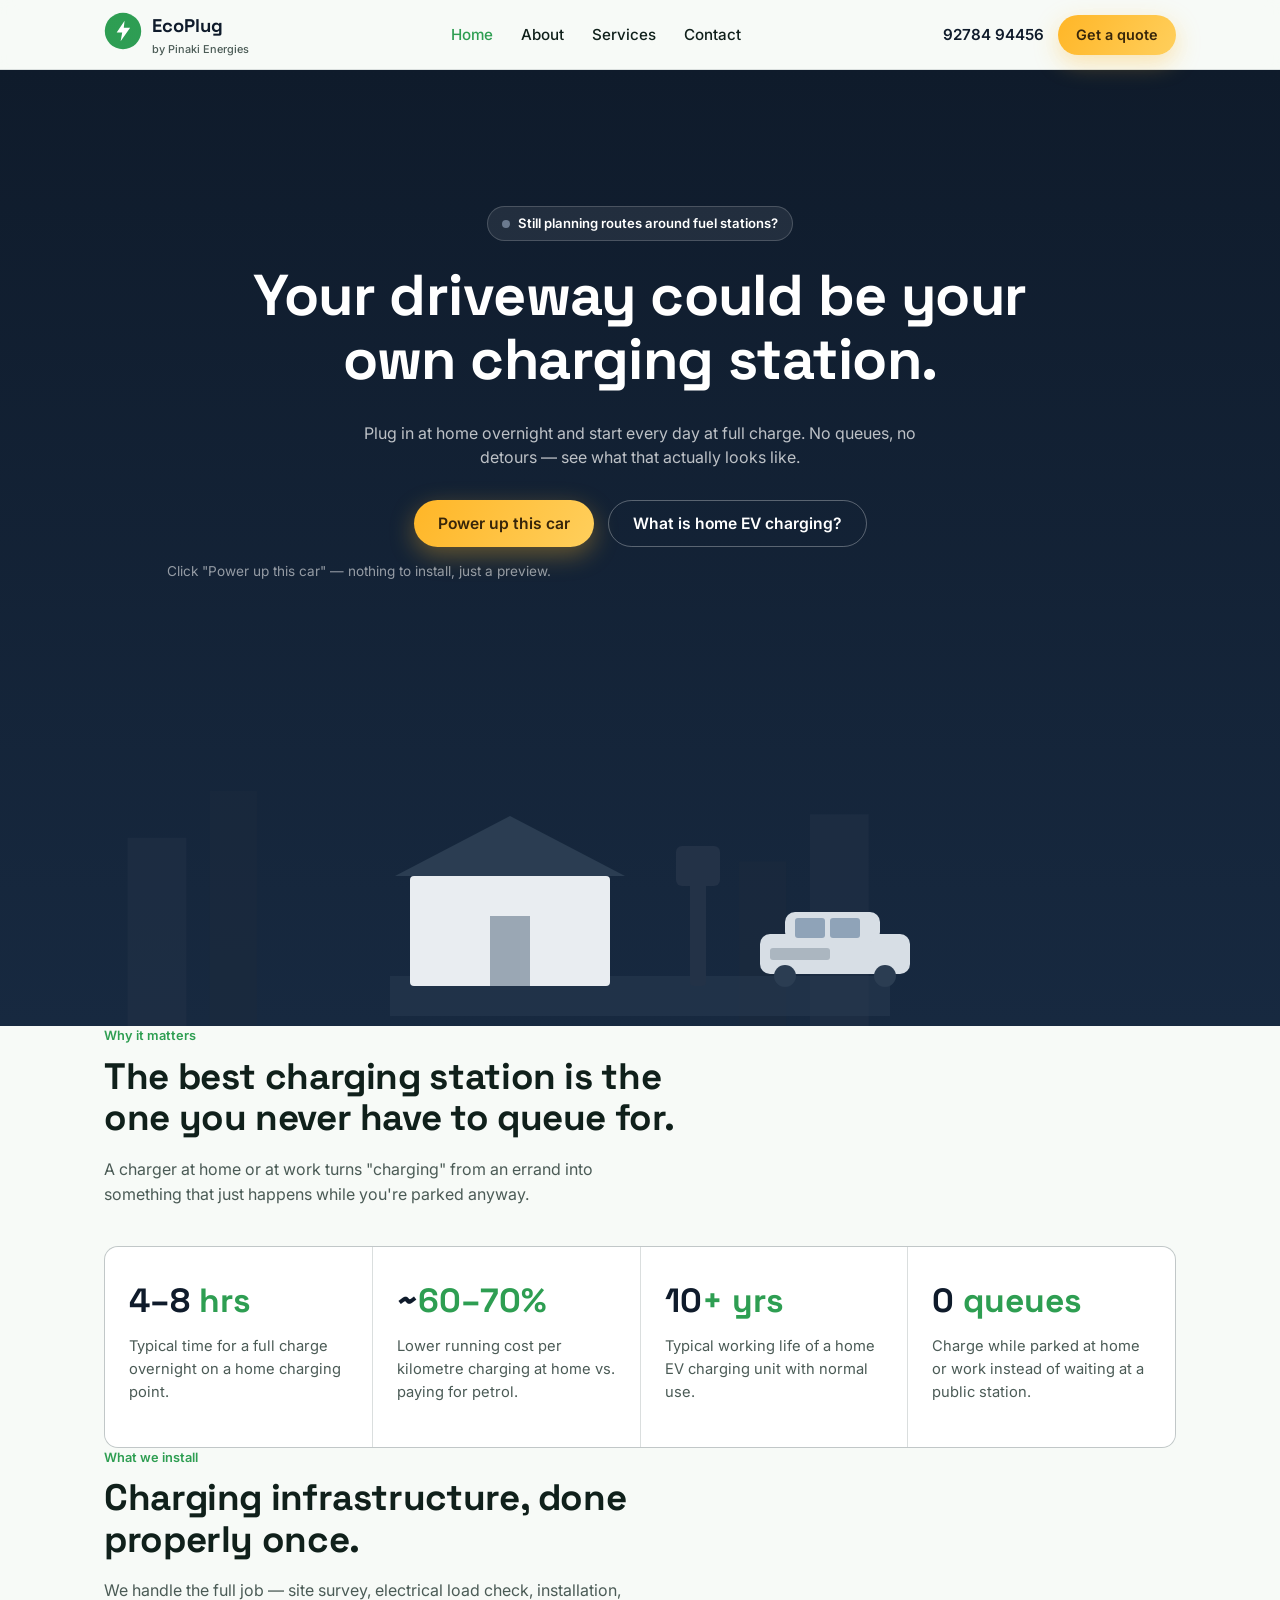
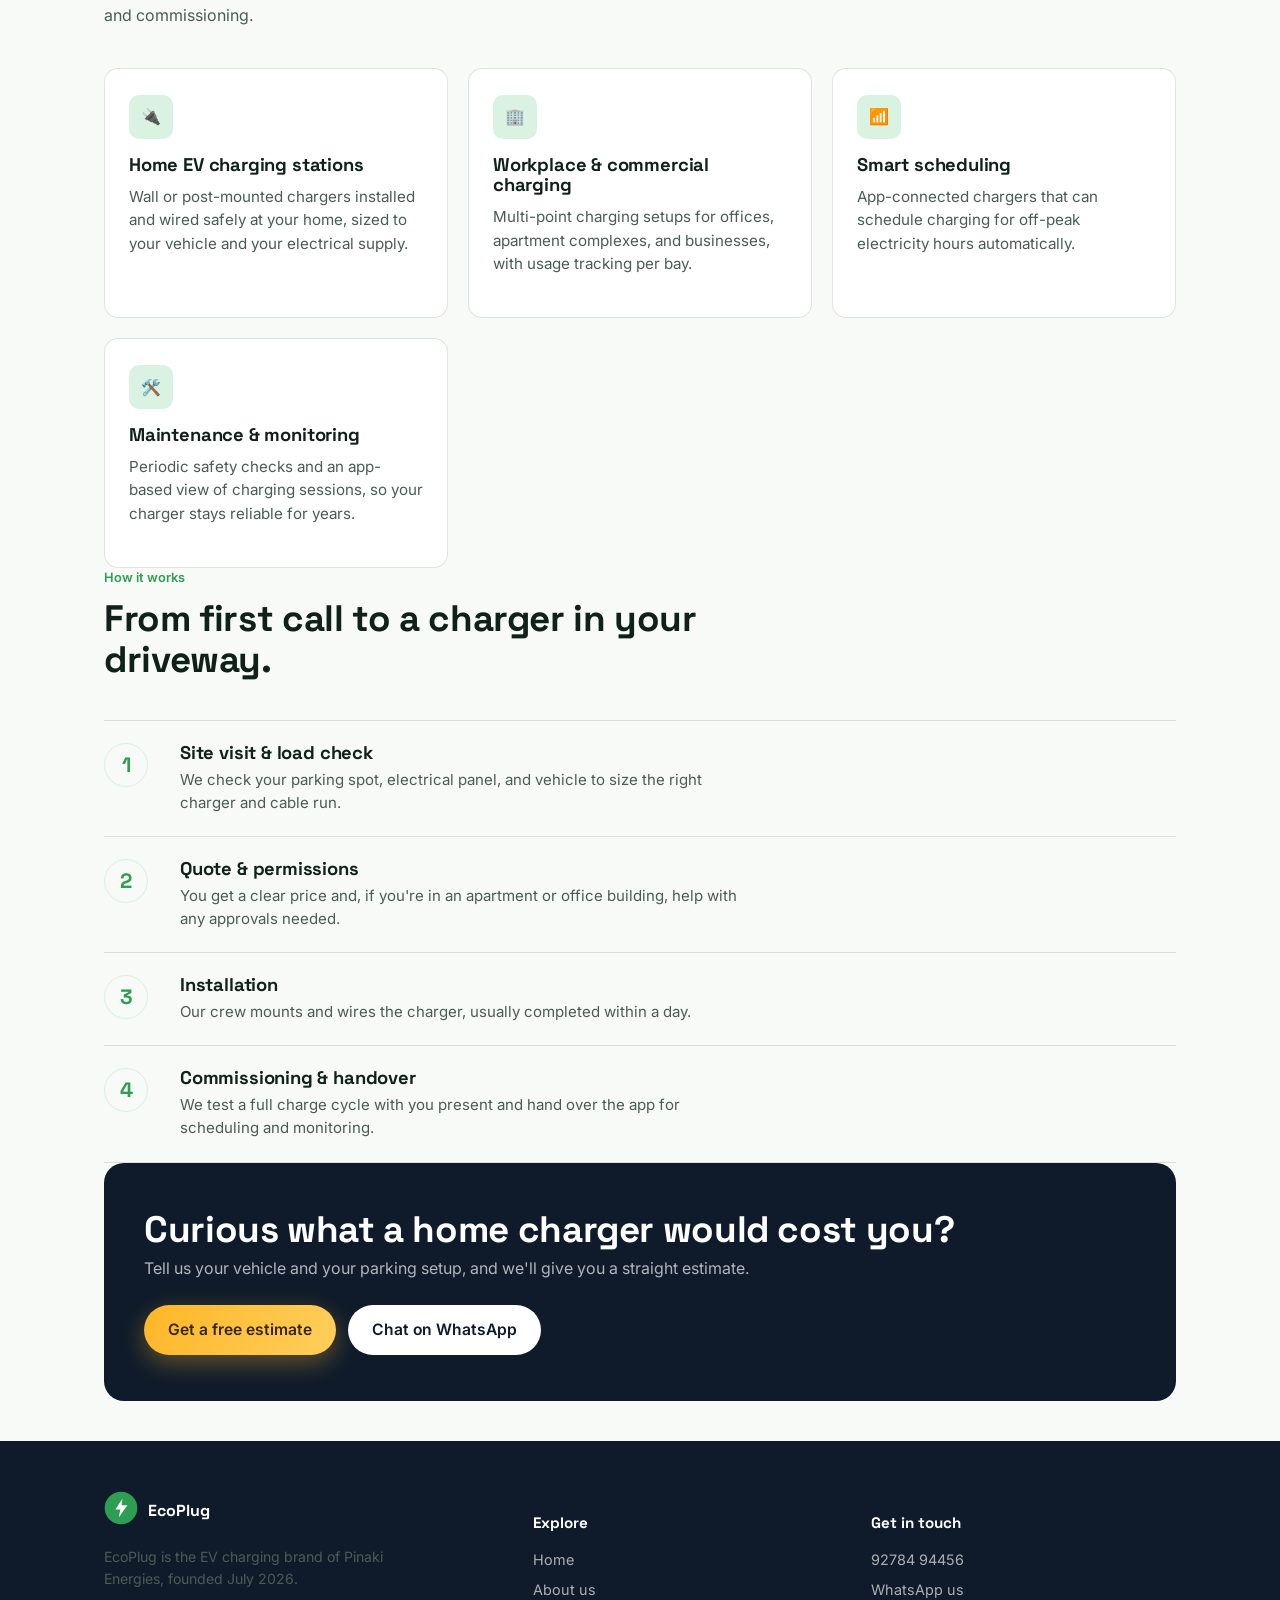
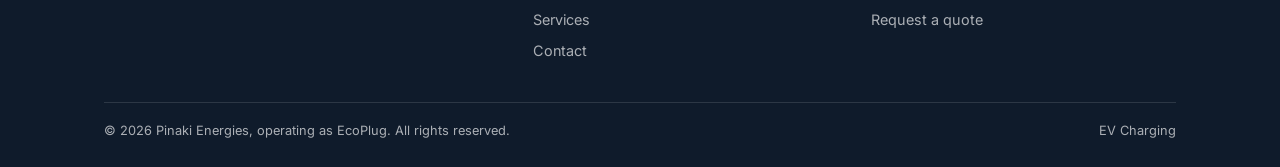
<file: index.html>
<!DOCTYPE html>
<html lang="en">
<head>
<meta charset="UTF-8" />
<meta name="viewport" content="width=device-width, initial-scale=1.0" />
<title>EcoPlug — Home &amp; Workplace EV Charging by Pinaki Energies</title>
<meta name="description" content="EcoPlug installs home and workplace EV charging stations. See how much faster, cheaper charging at home can be." />
<link rel="stylesheet" href="styles.css" />
</head>
<body>

<!-- ===================== NAV ===================== -->
<nav class="site-nav">
  <div class="wrap">
    <a href="index.html" class="brand">
      <span class="mark" aria-hidden="true">
        <svg viewBox="0 0 48 48" width="38" height="38">
          <circle cx="24" cy="24" r="23" fill="url(#markGrad)"/>
          <path d="M26 11 L16 26 H23 L21 37 L33 20 H25 Z" fill="#fff"/>
          <defs>
            <linearGradient id="markGrad" x1="0" y1="0" x2="48" y2="48">
              <stop offset="0" stop-color="#2e9e52"/>
              <stop offset="1" stop-color="#1c6dd0"/>
            </linearGradient>
          </defs>
        </svg>
      </span>
      <span>
        <span class="brand-name">EcoPlug</span>
        <span class="brand-tag">by Pinaki Energies</span>
      </span>
    </a>
    <ul class="nav-links" id="navLinks">
      <li><a href="index.html" class="active">Home</a></li>
      <li><a href="about.html">About</a></li>
      <li><a href="index.html#services">Services</a></li>
      <li><a href="contact.html">Contact</a></li>
    </ul>
    <div class="nav-cta">
      <a href="tel:+919278494456" class="nav-phone">92784 94456</a>
      <a href="contact.html" class="btn btn-primary" style="padding:9px 18px;font-size:0.9rem;">Get a quote</a>
      <button class="nav-toggle" id="navToggle" aria-label="Menu">
        <span></span><span></span><span></span>
      </button>
    </div>
  </div>
</nav>

<!-- ===================== HERO / INTERACTIVE STAGE ===================== -->
<header class="hero" id="hero">
  <div class="wrap hero-inner">
    <span class="eyebrow-chip"><span class="eyebrow-dot"></span> <span id="eyebrowText">Still planning routes around fuel stations?</span></span>
    <h1 id="heroHeadline">Your driveway could be your own charging station.</h1>
    <p class="hero-sub" id="heroSub">Plug in at home overnight and start every day at full charge. No queues, no detours — see what that actually looks like.</p>
    <div class="hero-actions">
      <button class="btn btn-primary" id="activateBtn">Power up this car</button>
      <button class="btn btn-outline" id="whatIsBtn" style="border-color:rgba(255,255,255,0.3);color:#fff;">What is home EV charging?</button>
    </div>
    <p class="hero-toggle-note" id="toggleNote">Click "Power up this car" — nothing to install, just a preview.</p>
  </div>

  <!-- the animated stage -->
  <div class="wrap">
    <div class="stage">
      <!-- simple city silhouette, dims when charging mode is on -->
      <svg class="stage-city" viewBox="0 0 700 340" preserveAspectRatio="none" aria-hidden="true">
        <rect x="20" y="180" width="50" height="160" fill="#233247"/>
        <rect x="90" y="140" width="40" height="200" fill="#1c2a3d"/>
        <rect x="600" y="160" width="50" height="180" fill="#233247"/>
        <rect x="540" y="200" width="40" height="140" fill="#1c2a3d"/>
      </svg>

      <svg class="stage-house" viewBox="0 0 620 300" xmlns="http://www.w3.org/2000/svg" aria-hidden="true">
        <!-- driveway -->
        <rect x="60" y="250" width="500" height="40" fill="#2b3d52" opacity="0.5"/>

        <!-- house base, simple -->
        <rect x="80" y="150" width="200" height="110" rx="4" fill="#e9edf1"/>
        <polygon points="65,150 180,90 295,150" fill="#2b3d52"/>
        <rect x="160" y="190" width="40" height="70" fill="#9aa7b4"/>
        <rect x="100" y="170" width="36" height="36" rx="3" fill="#bcd8ee" class="ev-glow"/>
        <rect x="224" y="170" width="36" height="36" rx="3" fill="#bcd8ee" class="ev-glow"/>

        <!-- charging post -->
        <rect x="360" y="150" width="16" height="110" rx="4" fill="#233247"/>
        <rect x="346" y="120" width="44" height="40" rx="6" fill="#233247"/>
        <rect x="352" y="128" width="32" height="18" rx="2" fill="#bcd8ee" class="ev-glow"/>
        <circle class="charge-bolt" cx="368" cy="138" r="7" fill="#ffb627"/>
        <!-- cable to car -->
        <path class="charge-cable" d="M376 170 C 420 190, 440 200, 470 215" stroke="#233247" stroke-width="5" fill="none" stroke-linecap="round"/>

        <!-- car -->
        <g>
          <rect x="430" y="208" width="150" height="40" rx="10" fill="#d7dee5"/>
          <rect x="455" y="186" width="95" height="30" rx="10" fill="#d7dee5"/>
          <rect x="465" y="192" width="30" height="20" rx="3" fill="#8fa3b8"/>
          <rect x="500" y="192" width="30" height="20" rx="3" fill="#8fa3b8"/>
          <circle cx="455" cy="250" r="11" fill="#2b3d52"/>
          <circle cx="555" cy="250" r="11" fill="#2b3d52"/>
          <!-- battery indicator on the car -->
          <rect x="440" y="222" width="60" height="12" rx="3" fill="#2b3d52" opacity="0.25"/>
          <rect class="battery-fill" x="441" y="223" width="0" height="10" rx="2" fill="#2e9e52"/>
        </g>
      </svg>

      <!-- floating readout that appears once charging mode is on -->
      <div class="stage-readout">
        <span class="label">Est. monthly fuel saving</span>
        <span class="value" id="savingReadout">₹0</span>
      </div>
    </div>
  </div>
</header>

<!-- persistent bottom-left range ticker, starts after activation -->
<div class="ticker" id="ticker">
  <div class="ticker-dot">🔋</div>
  <div class="ticker-text"><strong id="tickerNum">0 km</strong>of range added so far</div>
</div>

<!-- ===================== EXPLAINER DIALOG ===================== -->
<div class="dialog-backdrop" id="dialogBackdrop">
  <div class="dialog-card">
    <button class="dialog-close" id="dialogClose" aria-label="Close">✕</button>
    <h3>What is home EV charging?</h3>
    <p>A home EV charger is a wall-mounted or post-mounted unit wired directly to your home's power supply, letting you plug your car in overnight the same way you'd charge a phone. Most EVs can go from near-empty to full in 4–8 hours on a home charger, depending on the car and charger speed.</p>
    <p>Because electricity is cheaper than petrol or diesel per kilometre, and you're charging during off-peak hours at home, drivers typically see a sharp drop in running cost — with none of the time lost queueing at a public charging point.</p>
    <div class="dialog-actions">
      <button class="btn btn-primary" id="dialogActivate">Show me on this car</button>
    </div>
  </div>
</div>

<!-- ===================== WHY HOME CHARGING / STATS ===================== -->
<section class="wrap" id="why">
  <div class="section-head">
    <span class="pill-label">Why it matters</span>
    <h2>The best charging station is the one you never have to queue for.</h2>
    <p>A charger at home or at work turns "charging" from an errand into something that just happens while you're parked anyway.</p>
  </div>
  <div class="stats-grid">
    <div class="stat-card">
      <div class="stat-num">4–8<span> hrs</span></div>
      <p>Typical time for a full charge overnight on a home charging point.</p>
    </div>
    <div class="stat-card">
      <div class="stat-num">~<span>60–70%</span></div>
      <p>Lower running cost per kilometre charging at home vs. paying for petrol.</p>
    </div>
    <div class="stat-card">
      <div class="stat-num">10<span>+ yrs</span></div>
      <p>Typical working life of a home EV charging unit with normal use.</p>
    </div>
    <div class="stat-card">
      <div class="stat-num">0 <span>queues</span></div>
      <p>Charge while parked at home or work instead of waiting at a public station.</p>
    </div>
  </div>
</section>

<!-- ===================== SERVICES ===================== -->
<section class="wrap" id="services">
  <div class="section-head">
    <span class="pill-label">What we install</span>
    <h2>Charging infrastructure, done properly once.</h2>
    <p>We handle the full job — site survey, electrical load check, installation, and commissioning.</p>
  </div>
  <div class="service-list">
    <div class="service-card">
      <div class="service-icon">🔌</div>
      <h3>Home EV charging stations</h3>
      <p>Wall or post-mounted chargers installed and wired safely at your home, sized to your vehicle and your electrical supply.</p>
    </div>
    <div class="service-card">
      <div class="service-icon">🏢</div>
      <h3>Workplace &amp; commercial charging</h3>
      <p>Multi-point charging setups for offices, apartment complexes, and businesses, with usage tracking per bay.</p>
    </div>
    <div class="service-card">
      <div class="service-icon">📶</div>
      <h3>Smart scheduling</h3>
      <p>App-connected chargers that can schedule charging for off-peak electricity hours automatically.</p>
    </div>
    <div class="service-card">
      <div class="service-icon">🛠️</div>
      <h3>Maintenance &amp; monitoring</h3>
      <p>Periodic safety checks and an app-based view of charging sessions, so your charger stays reliable for years.</p>
    </div>
  </div>
</section>

<!-- ===================== HOW IT WORKS ===================== -->
<section class="wrap" id="process">
  <div class="section-head">
    <span class="pill-label">How it works</span>
    <h2>From first call to a charger in your driveway.</h2>
  </div>
  <div class="steps">
    <div class="step">
      <div>
        <h3>Site visit &amp; load check</h3>
        <p>We check your parking spot, electrical panel, and vehicle to size the right charger and cable run.</p>
      </div>
    </div>
    <div class="step">
      <div>
        <h3>Quote &amp; permissions</h3>
        <p>You get a clear price and, if you're in an apartment or office building, help with any approvals needed.</p>
      </div>
    </div>
    <div class="step">
      <div>
        <h3>Installation</h3>
        <p>Our crew mounts and wires the charger, usually completed within a day.</p>
      </div>
    </div>
    <div class="step">
      <div>
        <h3>Commissioning &amp; handover</h3>
        <p>We test a full charge cycle with you present and hand over the app for scheduling and monitoring.</p>
      </div>
    </div>
  </div>
</section>

<!-- ===================== CTA ===================== -->
<section class="wrap">
  <div class="cta-band">
    <div>
      <h2>Curious what a home charger would cost you?</h2>
      <p>Tell us your vehicle and your parking setup, and we'll give you a straight estimate.</p>
    </div>
    <div class="cta-band-actions">
      <a href="contact.html" class="btn btn-primary">Get a free estimate</a>
      <a href="https://wa.me/919278494456" class="btn btn-light">Chat on WhatsApp</a>
    </div>
  </div>
</section>

<!-- ===================== FOOTER ===================== -->
<footer>
  <div class="wrap">
    <div class="footer-grid">
      <div>
        <div class="footer-brand">
          <span class="mark" aria-hidden="true">
            <svg viewBox="0 0 48 48" width="34" height="34">
              <circle cx="24" cy="24" r="23" fill="url(#markGradFooterHome)"/>
              <path d="M26 11 L16 26 H23 L21 37 L33 20 H25 Z" fill="#fff"/>
              <defs>
                <linearGradient id="markGradFooterHome" x1="0" y1="0" x2="48" y2="48">
                  <stop offset="0" stop-color="#2e9e52"/>
                  <stop offset="1" stop-color="#1c6dd0"/>
                </linearGradient>
              </defs>
            </svg>
          </span>
          <strong>EcoPlug</strong>
        </div>
        <p style="max-width:36ch;font-size:0.88rem;">EcoPlug is the EV charging brand of Pinaki Energies, founded July 2026.</p>
      </div>
      <div>
        <h4>Explore</h4>
        <ul>
          <li><a href="index.html">Home</a></li>
          <li><a href="about.html">About us</a></li>
          <li><a href="index.html#services">Services</a></li>
          <li><a href="contact.html">Contact</a></li>
        </ul>
      </div>
      <div>
        <h4>Get in touch</h4>
        <ul>
          <li><a href="tel:+919278494456">92784 94456</a></li>
          <li><a href="https://wa.me/919278494456">WhatsApp us</a></li>
          <li><a href="contact.html">Request a quote</a></li>
        </ul>
      </div>
    </div>
    <div class="footer-bottom">
      <span>© 2026 Pinaki Energies, operating as EcoPlug. All rights reserved.</span>
      <span>EV Charging</span>
    </div>
  </div>
</footer>

<script src="script.js"></script>
</body>
</html>
</file>
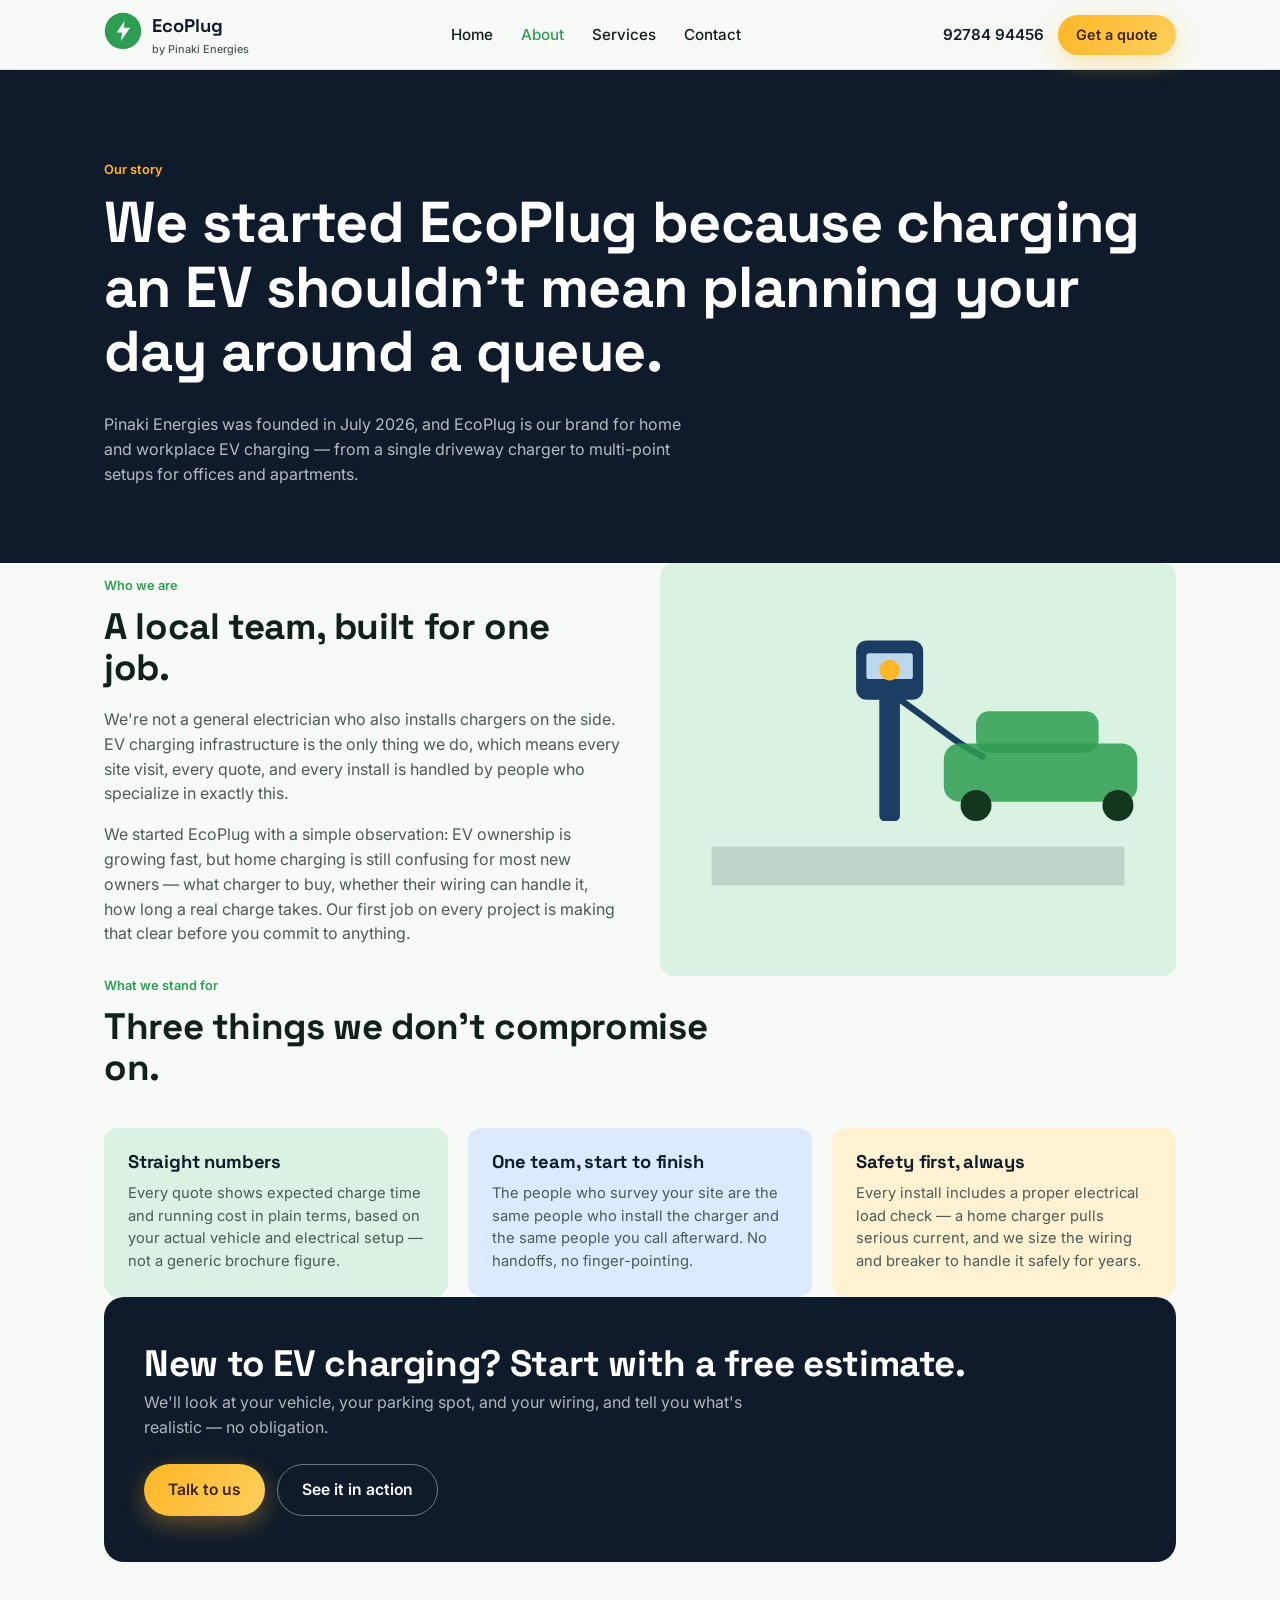
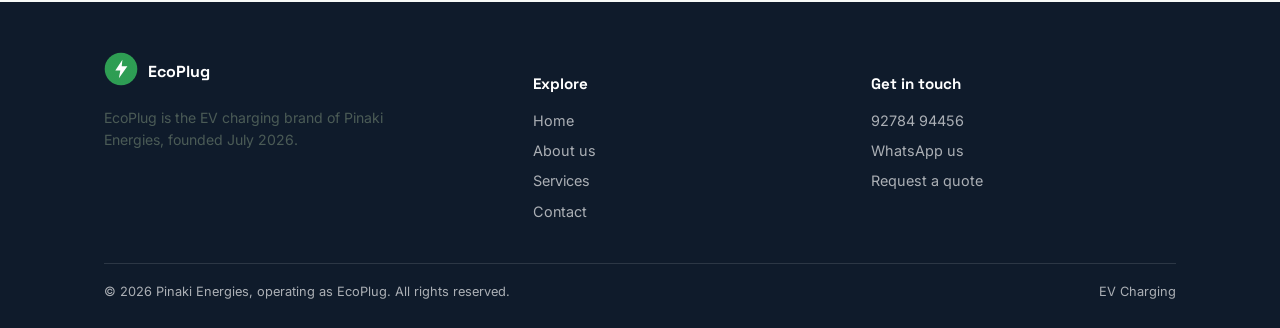
<file: about.html>
<!DOCTYPE html>
<html lang="en">
<head>
<meta charset="UTF-8" />
<meta name="viewport" content="width=device-width, initial-scale=1.0" />
<title>About — EcoPlug by Pinaki Energies</title>
<meta name="description" content="EcoPlug is the EV charging brand of Pinaki Energies, founded July 2026." />
<link rel="stylesheet" href="styles.css" />
</head>
<body>

<nav class="site-nav">
  <div class="wrap">
    <a href="index.html" class="brand">
      <span class="mark" aria-hidden="true">
        <svg viewBox="0 0 48 48" width="38" height="38">
          <circle cx="24" cy="24" r="23" fill="url(#markGradAbout)"/>
          <path d="M26 11 L16 26 H23 L21 37 L33 20 H25 Z" fill="#fff"/>
          <defs>
            <linearGradient id="markGradAbout" x1="0" y1="0" x2="48" y2="48">
              <stop offset="0" stop-color="#2e9e52"/>
              <stop offset="1" stop-color="#1c6dd0"/>
            </linearGradient>
          </defs>
        </svg>
      </span>
      <span>
        <span class="brand-name">EcoPlug</span>
        <span class="brand-tag">by Pinaki Energies</span>
      </span>
    </a>
    <ul class="nav-links" id="navLinks">
      <li><a href="index.html">Home</a></li>
      <li><a href="about.html" class="active">About</a></li>
      <li><a href="index.html#services">Services</a></li>
      <li><a href="contact.html">Contact</a></li>
    </ul>
    <div class="nav-cta">
      <a href="tel:+919278494456" class="nav-phone">92784 94456</a>
      <a href="contact.html" class="btn btn-primary" style="padding:9px 18px;font-size:0.9rem;">Get a quote</a>
      <button class="nav-toggle" id="navToggle" aria-label="Menu">
        <span></span><span></span><span></span>
      </button>
    </div>
  </div>
</nav>

<header class="page-hero">
  <div class="wrap">
    <span class="pill-label">Our story</span>
    <h1>We started EcoPlug because charging an EV shouldn't mean planning your day around a queue.</h1>
    <p style="max-width:60ch;">Pinaki Energies was founded in July 2026, and EcoPlug is our brand for home and workplace EV charging — from a single driveway charger to multi-point setups for offices and apartments.</p>
  </div>
</header>

<section class="wrap">
  <div class="split">
    <div>
      <span class="pill-label">Who we are</span>
      <h2>A local team, built for one job.</h2>
      <p>We're not a general electrician who also installs chargers on the side. EV charging infrastructure is the only thing we do, which means every site visit, every quote, and every install is handled by people who specialize in exactly this.</p>
      <p>We started EcoPlug with a simple observation: EV ownership is growing fast, but home charging is still confusing for most new owners — what charger to buy, whether their wiring can handle it, how long a real charge takes. Our first job on every project is making that clear before you commit to anything.</p>
    </div>
    <svg viewBox="0 0 400 320" xmlns="http://www.w3.org/2000/svg" style="width:100%;border-radius:14px;background:var(--green-soft);" aria-hidden="true">
      <rect x="40" y="220" width="320" height="30" fill="#1c2a3d" opacity="0.15"/>
      <rect x="170" y="90" width="16" height="110" rx="4" fill="#1c3d63"/>
      <rect x="152" y="60" width="52" height="46" rx="8" fill="#1c3d63"/>
      <rect x="160" y="70" width="36" height="20" rx="2" fill="#bcd8ee"/>
      <circle cx="178" cy="83" r="8" fill="#ffb627"/>
      <path d="M186 106 C 220 130, 230 140, 250 150" stroke="#1c3d63" stroke-width="5" fill="none" stroke-linecap="round"/>
      <rect x="240" y="140" width="150" height="45" rx="12" fill="#2e9e52" opacity="0.85" transform="translate(-20,0)"/>
      <rect x="265" y="115" width="95" height="32" rx="10" fill="#2e9e52" opacity="0.85" transform="translate(-20,0)"/>
      <circle cx="245" cy="188" r="12" fill="#14361f"/>
      <circle cx="355" cy="188" r="12" fill="#14361f"/>
    </svg>
  </div>
</section>

<section class="wrap">
  <div class="section-head">
    <span class="pill-label">What we stand for</span>
    <h2>Three things we don't compromise on.</h2>
  </div>
  <div class="values-grid">
    <div class="value-card">
      <h3>Straight numbers</h3>
      <p>Every quote shows expected charge time and running cost in plain terms, based on your actual vehicle and electrical setup — not a generic brochure figure.</p>
    </div>
    <div class="value-card blue">
      <h3>One team, start to finish</h3>
      <p>The people who survey your site are the same people who install the charger and the same people you call afterward. No handoffs, no finger-pointing.</p>
    </div>
    <div class="value-card gold">
      <h3>Safety first, always</h3>
      <p>Every install includes a proper electrical load check — a home charger pulls serious current, and we size the wiring and breaker to handle it safely for years.</p>
    </div>
  </div>
</section>

<section class="wrap">
  <div class="cta-band">
    <div>
      <h2>New to EV charging? Start with a free estimate.</h2>
      <p>We'll look at your vehicle, your parking spot, and your wiring, and tell you what's realistic — no obligation.</p>
    </div>
    <div class="cta-band-actions">
      <a href="contact.html" class="btn btn-primary">Talk to us</a>
      <a href="index.html" class="btn btn-outline" style="border-color:rgba(255,255,255,0.4);color:#fff;">See it in action</a>
    </div>
  </div>
</section>

<footer>
  <div class="wrap">
    <div class="footer-grid">
      <div>
        <div class="footer-brand">
          <span class="mark" aria-hidden="true">
            <svg viewBox="0 0 48 48" width="34" height="34">
              <circle cx="24" cy="24" r="23" fill="url(#markGradFooterAbout)"/>
              <path d="M26 11 L16 26 H23 L21 37 L33 20 H25 Z" fill="#fff"/>
              <defs>
                <linearGradient id="markGradFooterAbout" x1="0" y1="0" x2="48" y2="48">
                  <stop offset="0" stop-color="#2e9e52"/>
                  <stop offset="1" stop-color="#1c6dd0"/>
                </linearGradient>
              </defs>
            </svg>
          </span>
          <strong>EcoPlug</strong>
        </div>
        <p style="max-width:36ch;font-size:0.88rem;">EcoPlug is the EV charging brand of Pinaki Energies, founded July 2026.</p>
      </div>
      <div>
        <h4>Explore</h4>
        <ul>
          <li><a href="index.html">Home</a></li>
          <li><a href="about.html">About us</a></li>
          <li><a href="index.html#services">Services</a></li>
          <li><a href="contact.html">Contact</a></li>
        </ul>
      </div>
      <div>
        <h4>Get in touch</h4>
        <ul>
          <li><a href="tel:+919278494456">92784 94456</a></li>
          <li><a href="https://wa.me/919278494456">WhatsApp us</a></li>
          <li><a href="contact.html">Request a quote</a></li>
        </ul>
      </div>
    </div>
    <div class="footer-bottom">
      <span>© 2026 Pinaki Energies, operating as EcoPlug. All rights reserved.</span>
      <span>EV Charging</span>
    </div>
  </div>
</footer>

<script src="script.js"></script>
</body>
</html>
</file>
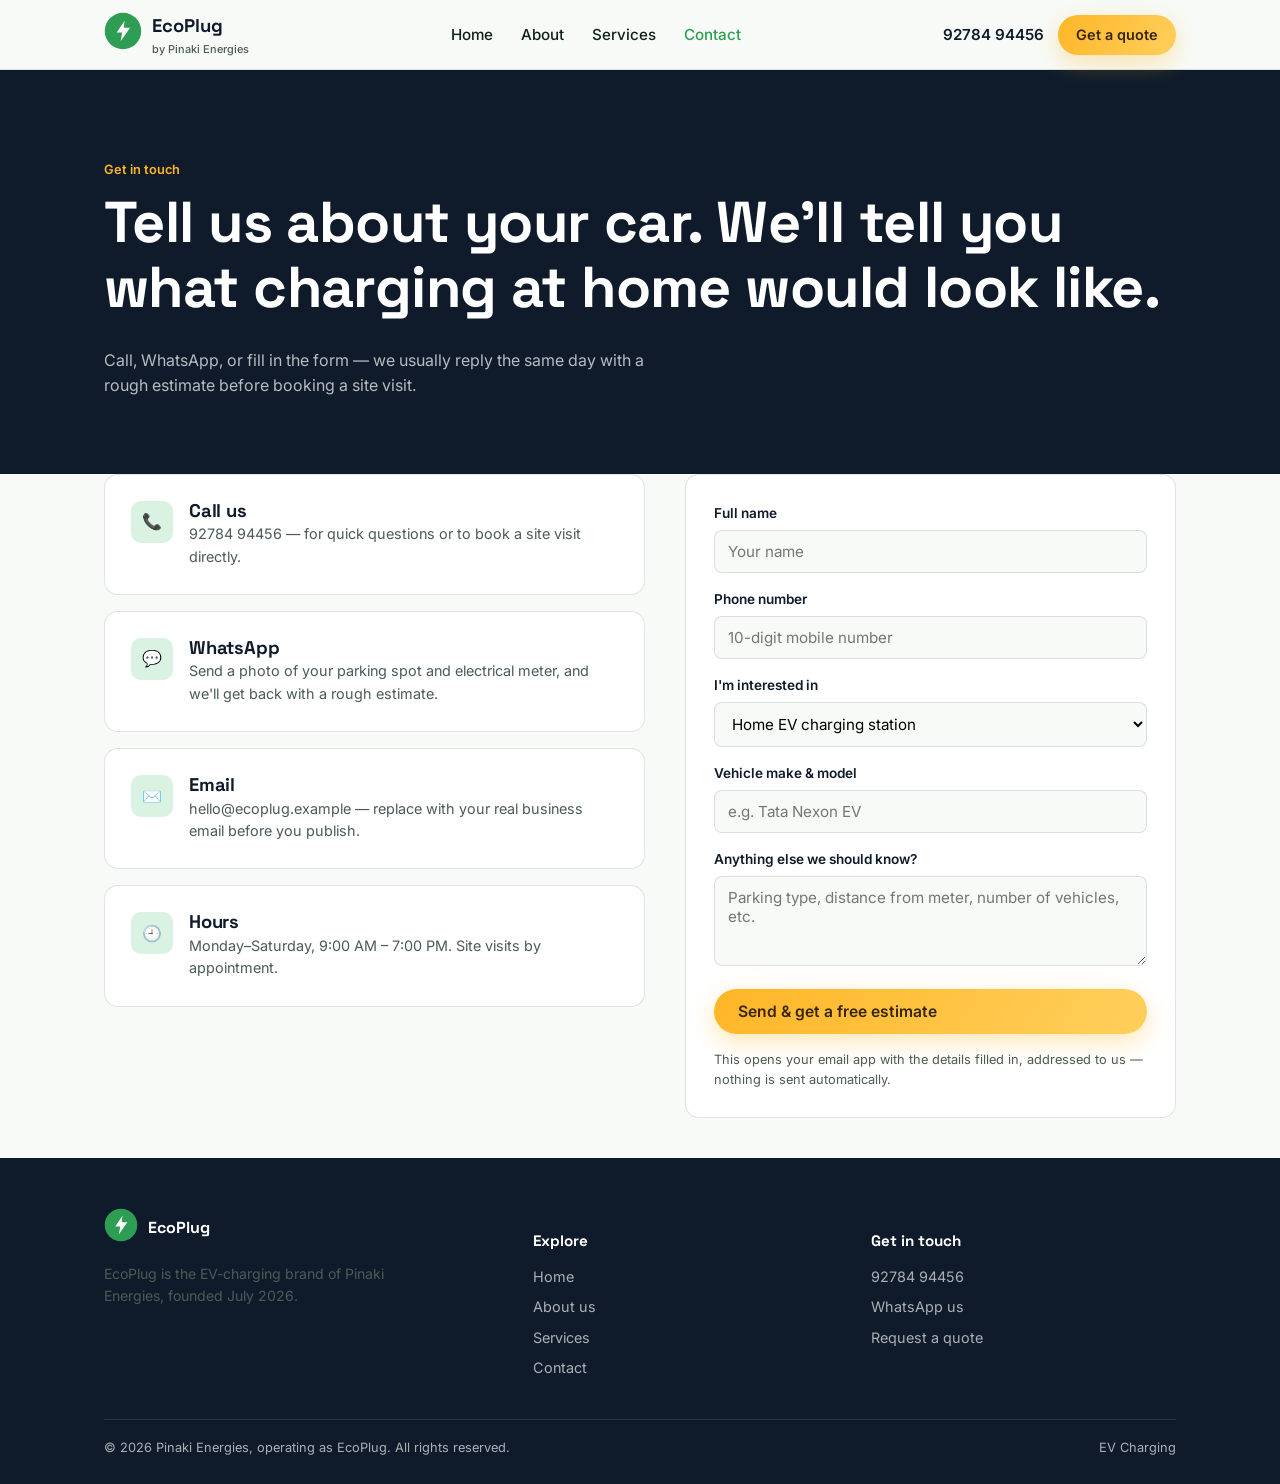
<file: contact.html>
<!DOCTYPE html>
<html lang="en">
<head>
<meta charset="UTF-8" />
<meta name="viewport" content="width=device-width, initial-scale=1.0" />
<title>Contact — EcoPlug by Pinaki Energies</title>
<meta name="description" content="Get a free EV charging estimate from EcoPlug. Call, WhatsApp, or send your details." />
<link rel="stylesheet" href="styles.css" />
</head>
<body>

<nav class="site-nav">
  <div class="wrap">
    <a href="index.html" class="brand">
      <span class="mark" aria-hidden="true">
        <svg viewBox="0 0 48 48" width="38" height="38">
          <circle cx="24" cy="24" r="23" fill="url(#markGradContact)"/>
          <path d="M26 11 L16 26 H23 L21 37 L33 20 H25 Z" fill="#fff"/>
          <defs>
            <linearGradient id="markGradContact" x1="0" y1="0" x2="48" y2="48">
              <stop offset="0" stop-color="#2e9e52"/>
              <stop offset="1" stop-color="#1c6dd0"/>
            </linearGradient>
          </defs>
        </svg>
      </span>
      <span>
        <span class="brand-name">EcoPlug</span>
        <span class="brand-tag">by Pinaki Energies</span>
      </span>
    </a>
    <ul class="nav-links" id="navLinks">
      <li><a href="index.html">Home</a></li>
      <li><a href="about.html">About</a></li>
      <li><a href="index.html#services">Services</a></li>
      <li><a href="contact.html" class="active">Contact</a></li>
    </ul>
    <div class="nav-cta">
      <a href="tel:+919278494456" class="nav-phone">92784 94456</a>
      <a href="contact.html" class="btn btn-primary" style="padding:9px 18px;font-size:0.9rem;">Get a quote</a>
      <button class="nav-toggle" id="navToggle" aria-label="Menu">
        <span></span><span></span><span></span>
      </button>
    </div>
  </div>
</nav>

<header class="page-hero">
  <div class="wrap">
    <span class="pill-label">Get in touch</span>
    <h1>Tell us about your car. We'll tell you what charging at home would look like.</h1>
    <p style="max-width:56ch;">Call, WhatsApp, or fill in the form — we usually reply the same day with a rough estimate before booking a site visit.</p>
  </div>
</header>

<section class="wrap">
  <div class="contact-grid">
    <div>
      <a href="tel:+919278494456" class="contact-card">
        <div class="icon">📞</div>
        <div>
          <h3>Call us</h3>
          <p>92784 94456 — for quick questions or to book a site visit directly.</p>
        </div>
      </a>
      <a href="https://wa.me/919278494456" class="contact-card">
        <div class="icon">💬</div>
        <div>
          <h3>WhatsApp</h3>
          <p>Send a photo of your parking spot and electrical meter, and we'll get back with a rough estimate.</p>
        </div>
      </a>
      <a href="mailto:hello@ecoplug.example" class="contact-card">
        <div class="icon">✉️</div>
        <div>
          <h3>Email</h3>
          <p>hello@ecoplug.example — replace with your real business email before you publish.</p>
        </div>
      </a>
      <div class="contact-card" style="cursor:default;">
        <div class="icon">🕘</div>
        <div>
          <h3>Hours</h3>
          <p>Monday–Saturday, 9:00 AM – 7:00 PM. Site visits by appointment.</p>
        </div>
      </div>
    </div>

    <form class="lead-form" id="leadForm">
      <div>
        <label for="name">Full name</label>
        <input type="text" id="name" name="name" required placeholder="Your name" />
      </div>
      <div>
        <label for="phone">Phone number</label>
        <input type="tel" id="phone" name="phone" required placeholder="10-digit mobile number" />
      </div>
      <div>
        <label for="interest">I'm interested in</label>
        <select id="interest" name="interest">
          <option>Home EV charging station</option>
          <option>Workplace / commercial charging</option>
          <option>Smart scheduling add-on</option>
          <option>Not sure yet — need advice</option>
        </select>
      </div>
      <div>
        <label for="vehicle">Vehicle make &amp; model</label>
        <input type="text" id="vehicle" name="vehicle" placeholder="e.g. Tata Nexon EV" />
      </div>
      <div>
        <label for="message">Anything else we should know?</label>
        <textarea id="message" name="message" placeholder="Parking type, distance from meter, number of vehicles, etc."></textarea>
      </div>
      <button type="submit" class="btn btn-primary">Send &amp; get a free estimate</button>
      <p class="form-note">This opens your email app with the details filled in, addressed to us — nothing is sent automatically.</p>
    </form>
  </div>
</section>

<footer>
  <div class="wrap">
    <div class="footer-grid">
      <div>
        <div class="footer-brand">
          <span class="mark" aria-hidden="true">
            <svg viewBox="0 0 48 48" width="34" height="34">
              <circle cx="24" cy="24" r="23" fill="url(#markGradFooterContact)"/>
              <path d="M26 11 L16 26 H23 L21 37 L33 20 H25 Z" fill="#fff"/>
              <defs>
                <linearGradient id="markGradFooterContact" x1="0" y1="0" x2="48" y2="48">
                  <stop offset="0" stop-color="#2e9e52"/>
                  <stop offset="1" stop-color="#1c6dd0"/>
                </linearGradient>
              </defs>
            </svg>
          </span>
          <strong>EcoPlug</strong>
        </div>
        <p style="max-width:36ch;font-size:0.88rem;">EcoPlug is the EV-charging brand of Pinaki Energies, founded July 2026.</p>
      </div>
      <div>
        <h4>Explore</h4>
        <ul>
          <li><a href="index.html">Home</a></li>
          <li><a href="about.html">About us</a></li>
          <li><a href="index.html#services">Services</a></li>
          <li><a href="contact.html">Contact</a></li>
        </ul>
      </div>
      <div>
        <h4>Get in touch</h4>
        <ul>
          <li><a href="tel:+919278494456">92784 94456</a></li>
          <li><a href="https://wa.me/919278494456">WhatsApp us</a></li>
          <li><a href="contact.html">Request a quote</a></li>
        </ul>
      </div>
    </div>
    <div class="footer-bottom">
      <span>© 2026 Pinaki Energies, operating as EcoPlug. All rights reserved.</span>
      <span>EV Charging</span>
    </div>
  </div>
</footer>

<script src="script.js"></script>
</body>
</html>
</file>
<file: styles.css>
/* =========================================================
   EcoPlug (by Pinaki Energies) — stylesheet
   ========================================================= */

@import url('https://fonts.googleapis.com/css2?family=Space+Grotesk:wght@500;600;700&family=Inter:wght@400;500;600;700&display=swap');

:root {
  /* --- color tokens --- */
  --navy: #0f1b2b;
  --navy-soft: #172940;
  --gold: #ffb627;
  --gold-soft: #ffd982;
  --green: #2e9e52;
  --green-soft: #d9f2e1;
  --blue: #1c6dd0;
  --paper: #f7faf7;
  --ink: #10201b;
  --ink-soft: #4b5b56;
  --line: rgba(15, 27, 43, 0.12);

  /* --- type --- */
  --display: 'Space Grotesk', sans-serif;
  --body: 'Inter', sans-serif;

  /* --- layout --- */
  --max: 1120px;
  --radius: 14px;
}

* { box-sizing: border-box; }

html {
  scroll-behavior: smooth;
}

@media (prefers-reduced-motion: reduce) {
  html { scroll-behavior: auto; }
  * { animation-duration: 0.01ms !important; animation-iteration-count: 1 !important; transition-duration: 0.01ms !important; }
}

body {
  margin: 0;
  font-family: var(--body);
  color: var(--ink);
  background: var(--paper);
  line-height: 1.55;
}

img { max-width: 100%; display: block; }

a { color: inherit; }

h1, h2, h3 {
  font-family: var(--display);
  line-height: 1.12;
  margin: 0 0 0.5em;
  letter-spacing: -0.01em;
}

h1 { font-size: clamp(2.1rem, 5vw, 3.6rem); }
h2 { font-size: clamp(1.6rem, 3.2vw, 2.3rem); }
h3 { font-size: 1.15rem; }

p { margin: 0 0 1em; color: var(--ink-soft); max-width: 62ch; }

.wrap {
  max-width: var(--max);
  margin: 0 auto;
  padding: 0 24px;
}

/* --- buttons --- */
.btn {
  display: inline-flex;
  align-items: center;
  gap: 8px;
  font-family: var(--body);
  font-weight: 600;
  font-size: 0.98rem;
  padding: 13px 24px;
  border-radius: 999px;
  border: none;
  cursor: pointer;
  text-decoration: none;
  transition: transform 0.15s ease, box-shadow 0.15s ease;
}
.btn:hover { transform: translateY(-1px); }
.btn:focus-visible { outline: 3px solid var(--blue); outline-offset: 2px; }

.btn-primary {
  background: linear-gradient(120deg, var(--gold), #ffcf5c);
  color: #38260a;
  box-shadow: 0 8px 24px rgba(255, 182, 39, 0.35);
}
.btn-outline {
  background: transparent;
  border: 1.5px solid var(--line);
  color: var(--ink);
}
.btn-outline:hover { border-color: var(--green); }
.btn-light {
  background: #fff;
  color: var(--navy);
}

/* =========================================================
   NAV
   ========================================================= */
.site-nav {
  position: sticky;
  top: 0;
  z-index: 50;
  background: rgba(247, 250, 247, 0.9);
  backdrop-filter: blur(8px);
  border-bottom: 1px solid var(--line);
}
.site-nav .wrap {
  display: flex;
  align-items: center;
  justify-content: space-between;
  padding-top: 12px;
  padding-bottom: 12px;
}
.brand {
  display: flex;
  align-items: center;
  gap: 10px;
  text-decoration: none;
}
.brand img { width: 38px; height: 38px; border-radius: 50%; }
.brand-name {
  font-family: var(--display);
  font-weight: 700;
  font-size: 1.15rem;
  color: var(--navy);
}
.brand-tag {
  display: block;
  font-family: var(--body);
  font-weight: 500;
  font-size: 0.68rem;
  color: var(--ink-soft);
}
.nav-links {
  display: flex;
  align-items: center;
  gap: 28px;
  list-style: none;
  margin: 0;
  padding: 0;
}
.nav-links a {
  text-decoration: none;
  font-weight: 500;
  font-size: 0.95rem;
  color: var(--ink);
}
.nav-links a.active { color: var(--green); }
.nav-cta { display: flex; align-items: center; gap: 14px; }
.nav-phone {
  font-weight: 600;
  font-size: 0.95rem;
  text-decoration: none;
  color: var(--navy);
  display: none;
}
@media (min-width: 760px) { .nav-phone { display: inline; } }

.nav-toggle {
  display: none;
  background: none;
  border: none;
  cursor: pointer;
}
.nav-toggle span {
  display: block;
  width: 22px;
  height: 2px;
  background: var(--navy);
  margin: 5px 0;
}
@media (max-width: 720px) {
  .nav-links { display: none; }
  .nav-toggle { display: block; }
  .nav-links.open {
    display: flex;
    flex-direction: column;
    position: absolute;
    top: 100%;
    left: 0;
    right: 0;
    background: var(--paper);
    padding: 20px 24px;
    gap: 16px;
    border-bottom: 1px solid var(--line);
  }
}

/* =========================================================
   HERO / INTERACTIVE STAGE
   ========================================================= */
.hero {
  position: relative;
  overflow: hidden;
  background: linear-gradient(180deg, var(--navy) 0%, var(--navy-soft) 100%);
  color: #fff;
  transition: background 1.4s ease;
  padding-top: 72px;
}
.hero.is-charged {
  background: linear-gradient(180deg, #bfe4ff 0%, #eaf7ff 55%, #fef6e0 100%);
  color: var(--ink);
}

.hero-inner {
  position: relative;
  z-index: 3;
  padding: 64px 0 0;
  text-align: center;
}
.eyebrow-chip {
  display: inline-flex;
  align-items: center;
  gap: 8px;
  font-size: 0.82rem;
  font-weight: 600;
  padding: 6px 14px;
  border-radius: 999px;
  background: rgba(255, 255, 255, 0.08);
  border: 1px solid rgba(255, 255, 255, 0.18);
  margin-bottom: 22px;
  transition: background 1.2s ease, border-color 1.2s ease, color 1.2s ease;
}
.hero.is-charged .eyebrow-chip {
  background: var(--green-soft);
  border-color: transparent;
  color: #1d6b39;
}
.eyebrow-dot {
  width: 8px; height: 8px; border-radius: 50%;
  background: #6b7a8f;
  transition: background 1.2s ease;
}
.hero.is-charged .eyebrow-dot { background: var(--green); }

.hero h1 { max-width: 780px; margin-left: auto; margin-right: auto; }
.hero-sub {
  max-width: 560px;
  margin: 0 auto 30px;
  color: rgba(255,255,255,0.72);
  transition: color 1.2s ease;
}
.hero.is-charged .hero-sub { color: var(--ink-soft); }

.hero-actions {
  display: flex;
  justify-content: center;
  gap: 14px;
  flex-wrap: wrap;
  margin-bottom: 8px;
}

.hero-toggle-note {
  margin-top: 14px;
  font-size: 0.85rem;
  color: rgba(255,255,255,0.55);
  transition: color 1.2s ease;
}
.hero.is-charged .hero-toggle-note { color: var(--ink-soft); }

/* --- the stage: street, charging post, car --- */
.stage {
  position: relative;
  margin-top: 44px;
  height: 340px;
}
@media (min-width: 640px) { .stage { height: 400px; } }

.stage-city {
  position: absolute;
  bottom: 0;
  left: 0;
  right: 0;
  height: 100%;
  opacity: 0.5;
  transition: opacity 1.2s ease;
}
.hero.is-charged .stage-city { opacity: 0.22; }

.stage-house {
  position: absolute;
  bottom: 0;
  left: 50%;
  transform: translateX(-50%);
  width: min(90%, 620px);
}

/* charging post bolt icon: hidden until activated, then pulses */
.charge-bolt {
  opacity: 0;
  transition: opacity 0.4s ease;
}
.hero.is-charged .charge-bolt { opacity: 1; animation: spark-blink 1.8s ease-in-out infinite; }
@keyframes spark-blink { 0%,100% { opacity: 0.4; } 50% { opacity: 1; } }

/* cable from post to car: draws itself in once activated */
.charge-cable {
  stroke-dasharray: 90;
  stroke-dashoffset: 90;
  transition: stroke-dashoffset 0.8s ease 0.2s;
}
.hero.is-charged .charge-cable { stroke-dashoffset: 0; }

/* battery fill bar on the car: grows once activated */
.battery-fill {
  transition: width 1.6s ease 0.9s;
}
.hero.is-charged .battery-fill { width: 58px; }

.ev-glow {
  opacity: 0;
  transition: opacity 1s ease 0.8s;
}
.hero.is-charged .ev-glow { opacity: 1; }

/* --- floating readout card on the stage --- */
.stage-readout {
  position: absolute;
  right: 6%;
  bottom: 8%;
  background: #fff;
  border-radius: var(--radius);
  padding: 14px 18px;
  box-shadow: 0 14px 30px rgba(15,27,43,0.18);
  text-align: left;
  min-width: 168px;
  opacity: 0;
  transform: translateY(10px);
  transition: opacity 0.6s ease 1s, transform 0.6s ease 1s;
}
.hero.is-charged .stage-readout { opacity: 1; transform: translateY(0); }
.stage-readout .label {
  font-size: 0.72rem;
  color: var(--ink-soft);
  font-weight: 600;
  text-transform: uppercase;
  letter-spacing: 0.04em;
}
.stage-readout .value {
  font-family: var(--display);
  font-size: 1.5rem;
  font-weight: 700;
  color: var(--green);
}

/* --- explainer dialog (the "what is renewable energy" popover) --- */
.dialog-backdrop {
  position: fixed;
  inset: 0;
  background: rgba(9, 15, 24, 0.55);
  display: none;
  align-items: center;
  justify-content: center;
  padding: 20px;
  z-index: 100;
}
.dialog-backdrop.open { display: flex; }
.dialog-card {
  background: #fff;
  border-radius: 18px;
  max-width: 460px;
  width: 100%;
  padding: 30px 28px 26px;
  position: relative;
  box-shadow: 0 30px 70px rgba(0,0,0,0.3);
  animation: dialog-in 0.28s ease;
}
@keyframes dialog-in {
  from { opacity: 0; transform: translateY(10px) scale(0.98); }
  to { opacity: 1; transform: translateY(0) scale(1); }
}
.dialog-card h3 { font-size: 1.3rem; color: var(--navy); }
.dialog-card p { color: var(--ink-soft); max-width: none; }
.dialog-close {
  position: absolute;
  top: 14px; right: 14px;
  background: var(--paper);
  border: none;
  width: 32px; height: 32px;
  border-radius: 50%;
  font-size: 1rem;
  cursor: pointer;
  color: var(--ink-soft);
}
.dialog-actions { margin-top: 20px; }

/* =========================================================
   SECTIONS (general)
   ========================================================= */
section { padding: 76px 0; }
.section-head { max-width: 620px; margin-bottom: 40px; }
.section-head p { max-width: 52ch; }

.pill-label {
  font-size: 0.8rem;
  font-weight: 600;
  color: var(--green);
  margin-bottom: 10px;
  display: block;
}

/* --- why home charging / stats --- */
.stats-grid {
  display: grid;
  grid-template-columns: repeat(auto-fit, minmax(220px, 1fr));
  gap: 1px;
  background: var(--line);
  border: 1px solid var(--line);
  border-radius: var(--radius);
  overflow: hidden;
}
.stat-card {
  background: #fff;
  padding: 28px 24px;
}
.stat-num {
  font-family: var(--display);
  font-size: 2.1rem;
  font-weight: 700;
  color: var(--navy);
}
.stat-num span { color: var(--green); }
.stat-card p { margin-top: 8px; font-size: 0.92rem; }

/* --- services --- */
.service-list {
  display: grid;
  grid-template-columns: repeat(auto-fit, minmax(260px, 1fr));
  gap: 20px;
}
.service-card {
  border: 1px solid var(--line);
  border-radius: var(--radius);
  padding: 26px 24px;
  background: #fff;
  transition: border-color 0.2s ease;
}
.service-card:hover { border-color: var(--green); }
.service-icon {
  width: 44px; height: 44px;
  border-radius: 10px;
  display: flex; align-items: center; justify-content: center;
  margin-bottom: 16px;
  background: var(--green-soft);
}
.service-card p { font-size: 0.95rem; }

/* --- how it works (timeline, genuinely sequential) --- */
.steps {
  counter-reset: step;
  display: grid;
  gap: 0;
  border-top: 1px solid var(--line);
}
.step {
  counter-increment: step;
  display: grid;
  grid-template-columns: 56px 1fr;
  gap: 20px;
  padding: 22px 0;
  border-bottom: 1px solid var(--line);
}
.step::before {
  content: counter(step);
  font-family: var(--display);
  font-weight: 700;
  font-size: 1.3rem;
  color: var(--green);
  border: 1.5px solid var(--green-soft);
  border-radius: 50%;
  width: 42px; height: 42px;
  display: flex; align-items: center; justify-content: center;
}
.step h3 { margin-bottom: 4px; }
.step p { margin: 0; font-size: 0.94rem; }

/* --- CTA band --- */
.cta-band {
  background: var(--navy);
  color: #fff;
  border-radius: 20px;
  padding: 46px 40px;
  display: flex;
  flex-wrap: wrap;
  align-items: center;
  justify-content: space-between;
  gap: 24px;
}
.cta-band h2 { margin-bottom: 6px; }
.cta-band p { color: rgba(255,255,255,0.68); margin: 0; }
.cta-band-actions { display: flex; gap: 12px; flex-wrap: wrap; }

/* --- live savings ticker (persistent gamified element) --- */
.ticker {
  position: fixed;
  left: 18px;
  bottom: 18px;
  background: #fff;
  border-radius: 999px;
  box-shadow: 0 10px 26px rgba(15,27,43,0.18);
  padding: 10px 18px 10px 12px;
  display: flex;
  align-items: center;
  gap: 10px;
  z-index: 40;
  opacity: 0;
  transform: translateY(10px);
  pointer-events: none;
  transition: opacity 0.5s ease, transform 0.5s ease;
}
.ticker.show { opacity: 1; transform: translateY(0); pointer-events: auto; }
.ticker-dot {
  width: 30px; height: 30px; border-radius: 50%;
  background: var(--green-soft);
  display: flex; align-items: center; justify-content: center;
  font-size: 0.95rem;
}
.ticker-text { font-size: 0.82rem; color: var(--ink-soft); line-height: 1.2; }
.ticker-text strong { display: block; font-family: var(--display); color: var(--navy); font-size: 0.98rem; }

/* =========================================================
   ABOUT PAGE
   ========================================================= */
.page-hero {
  background: var(--navy);
  color: #fff;
  padding: 90px 0 60px;
}
.page-hero p { color: rgba(255,255,255,0.7); }
.page-hero .pill-label { color: var(--gold); }

.split {
  display: grid;
  grid-template-columns: 1fr 1fr;
  gap: 40px;
  align-items: center;
}
@media (max-width: 800px) { .split { grid-template-columns: 1fr; } }
.split img { border-radius: var(--radius); }

.values-grid {
  display: grid;
  grid-template-columns: repeat(auto-fit, minmax(240px, 1fr));
  gap: 20px;
}
.value-card {
  padding: 24px;
  border-radius: var(--radius);
  background: var(--green-soft);
}
.value-card.blue { background: #dbeafe; }
.value-card.gold { background: #fff2d3; }
.value-card h3 { color: var(--navy); }
.value-card p { font-size: 0.92rem; margin: 0; }

/* =========================================================
   CONTACT PAGE
   ========================================================= */
.contact-grid {
  display: grid;
  grid-template-columns: 1.1fr 1fr;
  gap: 40px;
}
@media (max-width: 860px) { .contact-grid { grid-template-columns: 1fr; } }

.contact-card {
  border: 1px solid var(--line);
  border-radius: var(--radius);
  padding: 26px;
  background: #fff;
  display: flex;
  gap: 16px;
  align-items: flex-start;
  margin-bottom: 16px;
  text-decoration: none;
}
.contact-card .icon {
  width: 42px; height: 42px;
  border-radius: 10px;
  background: var(--green-soft);
  display: flex; align-items: center; justify-content: center;
  flex-shrink: 0;
}
.contact-card h3 { margin-bottom: 2px; color: var(--navy); }
.contact-card p { margin: 0; font-size: 0.9rem; }

form.lead-form {
  border: 1px solid var(--line);
  border-radius: var(--radius);
  padding: 28px;
  background: #fff;
  display: grid;
  gap: 16px;
}
.lead-form label {
  display: block;
  font-size: 0.85rem;
  font-weight: 600;
  margin-bottom: 6px;
  color: var(--navy);
}
.lead-form input,
.lead-form select,
.lead-form textarea {
  width: 100%;
  padding: 11px 13px;
  border-radius: 8px;
  border: 1.5px solid var(--line);
  font-family: var(--body);
  font-size: 0.95rem;
  background: var(--paper);
}
.lead-form input:focus,
.lead-form select:focus,
.lead-form textarea:focus {
  outline: none;
  border-color: var(--green);
}
.lead-form textarea { resize: vertical; min-height: 90px; }
.form-note { font-size: 0.8rem; color: var(--ink-soft); margin: 0; }

/* =========================================================
   FOOTER
   ========================================================= */
footer {
  background: var(--navy);
  color: rgba(255,255,255,0.65);
  padding: 50px 0 26px;
  margin-top: 40px;
}
.footer-grid {
  display: grid;
  grid-template-columns: 1.3fr 1fr 1fr;
  gap: 32px;
  margin-bottom: 32px;
}
@media (max-width: 700px) { .footer-grid { grid-template-columns: 1fr; } }
.footer-grid h4 {
  color: #fff;
  font-family: var(--display);
  font-size: 0.95rem;
  margin-bottom: 14px;
}
.footer-grid ul { list-style: none; margin: 0; padding: 0; }
.footer-grid li { margin-bottom: 8px; font-size: 0.9rem; }
.footer-grid a { text-decoration: none; color: rgba(255,255,255,0.65); }
.footer-grid a:hover { color: #fff; }
.footer-brand { display: flex; align-items: center; gap: 10px; margin-bottom: 14px; }
.footer-brand img { width: 34px; height: 34px; border-radius: 50%; }
.footer-brand strong { font-family: var(--display); color: #fff; }
.footer-bottom {
  border-top: 1px solid rgba(255,255,255,0.12);
  padding-top: 18px;
  font-size: 0.8rem;
  display: flex;
  justify-content: space-between;
  flex-wrap: wrap;
  gap: 8px;
}
</file>
